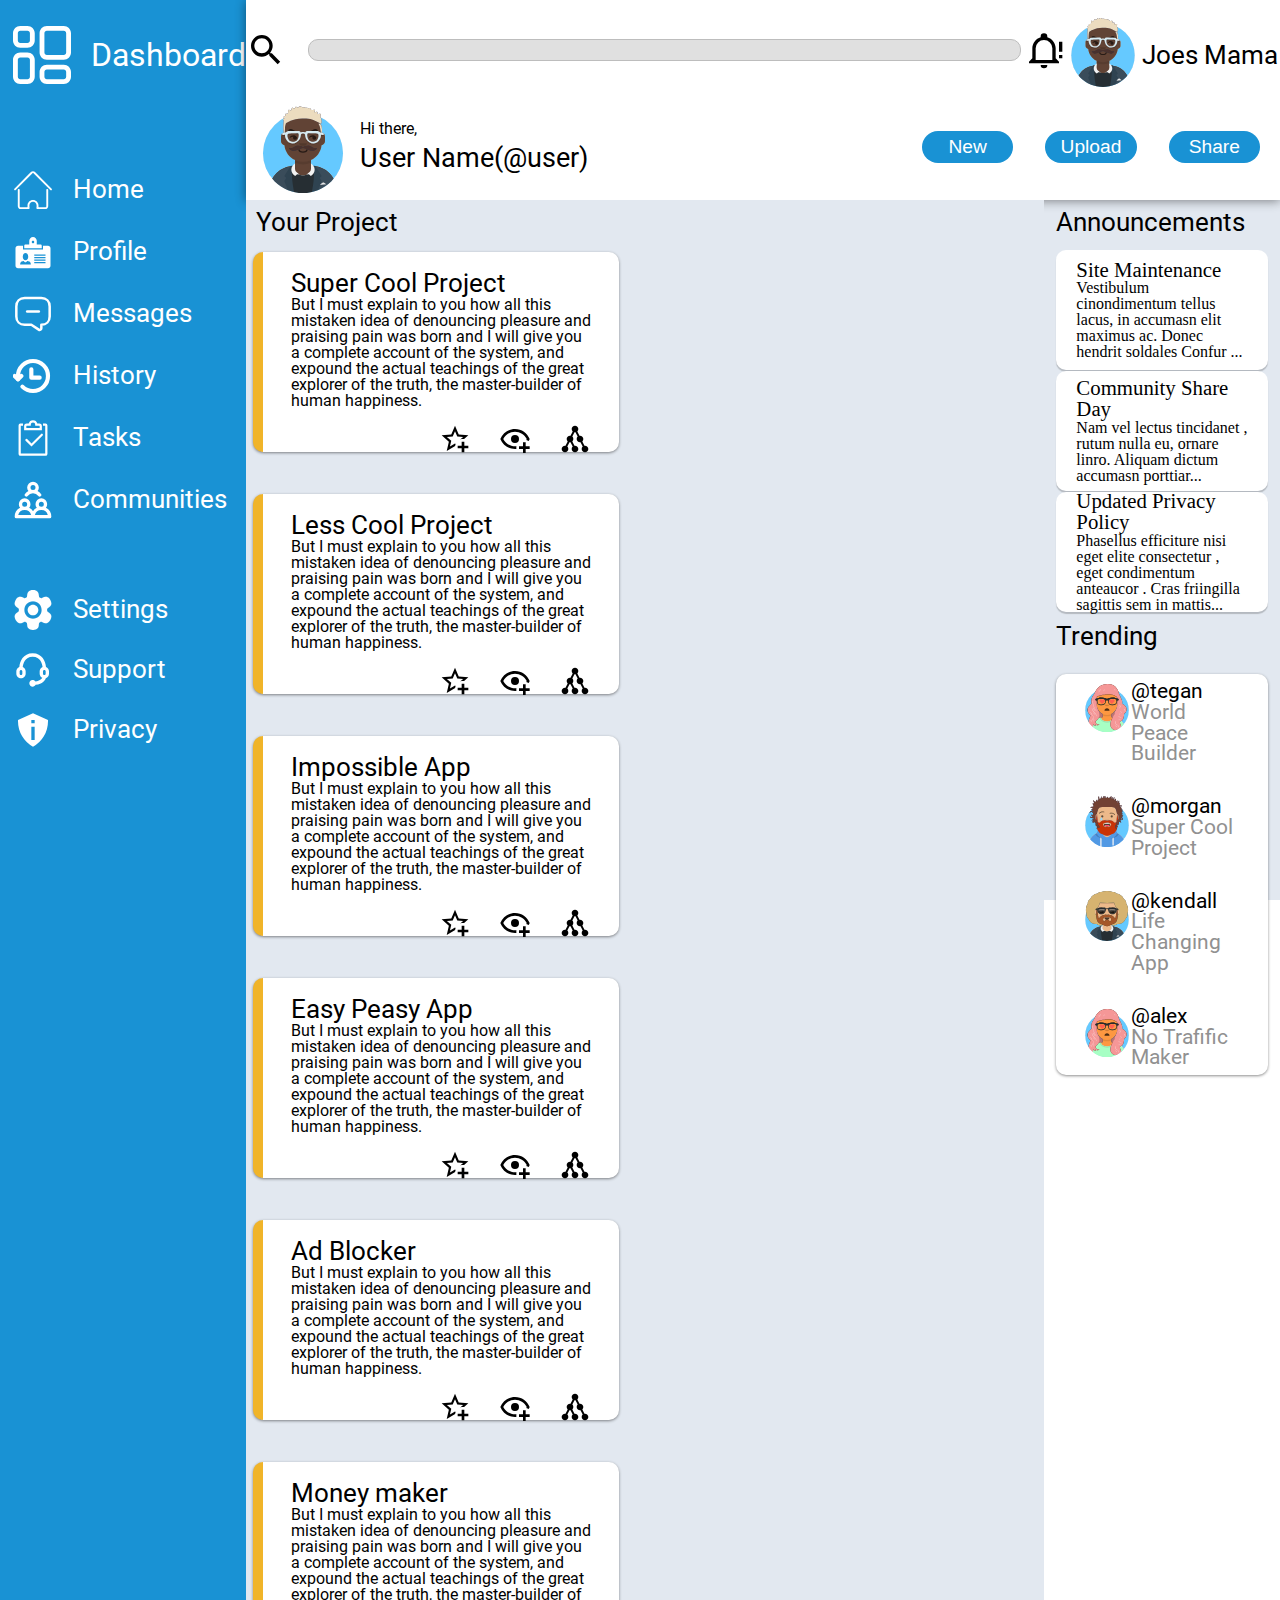
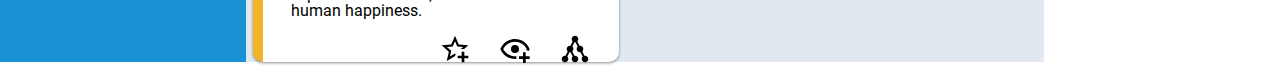
<file: index.html>
<!DOCTYPE html>
<html lang="en">

<head>
  <meta charset="UTF-8" />
  <meta http-equiv="X-UA-Compatible" content="IE=edge" />
  <meta name="viewport" content="width=device-width, initial-scale=1.0" />
  <link rel="stylesheet" href="reset.css" />
  <link rel="stylesheet" href="style.css" />
  <title>Admin Page</title>
</head>

<body>
  <div class="container">
    <div class="sidebar">
      <div class="logo-container">
        <a href=""><img class="main-logo" src="./pic/dashboard.svg" alt="logo" />Dashboard</a>
      </div>
      <div class="sidebar-link">
        <a href=""><img class="logo" src="./pic/home.svg" alt="logo" />Home</a>
        <a href=""><img class="logo" src="./pic/profile.svg" alt="logo" />Profile</a>
        <a href=""><img class="logo" src="./pic/message.svg" alt="logo" />Messages</a>
        <a href=""><img class="logo" src="./pic/history.svg" alt="logo" />History</a>
        <a href=""><img class="logo" src="./pic/tasks.svg" alt="logo" />Tasks</a>
        <a href=""><img class="logo" src="./pic/communities.svg" alt="logo" />Communities</a>
      </div>
      <div class="setting-link">
        <a href=""><img class="logo" src="./pic/settings.svg" alt="logo" />Settings</a>
        <a href=""><img class="logo" src="./pic/support.svg" alt="logo" />Support</a>
        <a href=""><img class="logo" src="./pic/privacy.svg" alt="logo" />Privacy</a>
      </div>
    </div>
    <div class="navbar">
      <div class="searchbar-container">
        <div class="first">
          <img src="./pic/magnify.svg" alt="search-logo" />
          <input type="search" />
        </div>
        <div class="second">
          <img src="./pic/bell-alert-outline.svg" alt="bell-logo" />
          <img class="user-logo" src="./pic/avataaars.svg" alt="user-pic" />
          <div>Joes Mama</div>
        </div>
      </div>
      <div class="userbar">
        <div class="username">
          <img src="./pic/avataaars.svg" alt="" />
          <div>
            <span>Hi there,</span>
            <span>User Name(@user)</span>
          </div>
        </div>
        <div class="btn">
          <button>New</button>
          <button>Upload</button>
          <button>Share</button>
        </div>
      </div>
    </div>
    <div class="info-container">
      <div class="project-container">
        <div class="heading">Your Project</div>
        <div class="project-box-container">
          <div class="project-box">
            <div class="project-disc">
              <div class="heading">Super Cool Project</div>
              But I must explain to you how all this mistaken idea of denouncing
              pleasure and praising pain was born and I will give you a complete
              account of the system, and expound the actual teachings of the great
              explorer of the truth, the master-builder of human happiness.
            </div>
            <div class="project-img-holder">
              <img src="./pic/star-plus-outline.svg" alt="star-logo" />
              <img src="./pic/eye-plus-outline.svg" alt="eye-plus-logo" />
              <img src="./pic/graph.svg" alt="share-logo" />
            </div>
          </div>
          <div class="project-box">
            <div class="project-disc">
              <div class="heading">Less Cool Project</div>
              But I must explain to you how all this mistaken idea of denouncing
              pleasure and praising pain was born and I will give you a complete
              account of the system, and expound the actual teachings of the great
              explorer of the truth, the master-builder of human happiness.
            </div>
            <div class="project-img-holder">
              <img src="./pic/star-plus-outline.svg" alt="star-logo" />
              <img src="./pic/eye-plus-outline.svg" alt="eye-plus-logo" />
              <img src="./pic/graph.svg" alt="share-logo" />
            </div>
          </div>
          <div class="project-box">
            <div class="project-disc">
              <div class="heading">Impossible App</div>
              But I must explain to you how all this mistaken idea of denouncing
              pleasure and praising pain was born and I will give you a complete
              account of the system, and expound the actual teachings of the great
              explorer of the truth, the master-builder of human happiness.
            </div>
            <div class="project-img-holder">
              <img src="./pic/star-plus-outline.svg" alt="star-logo" />
              <img src="./pic/eye-plus-outline.svg" alt="eye-plus-logo" />
              <img src="./pic/graph.svg" alt="share-logo" />
            </div>
          </div>
          <div class="project-box">
            <div class="project-disc">
              <div class="heading">Easy Peasy App</div>
              But I must explain to you how all this mistaken idea of denouncing
              pleasure and praising pain was born and I will give you a complete
              account of the system, and expound the actual teachings of the great
              explorer of the truth, the master-builder of human happiness.
            </div>
            <div class="project-img-holder">
              <img src="./pic/star-plus-outline.svg" alt="star-logo" />
              <img src="./pic/eye-plus-outline.svg" alt="eye-plus-logo" />
              <img src="./pic/graph.svg" alt="share-logo" />
            </div>
          </div>
          <div class="project-box">
            <div class="project-disc">
              <div class="heading">Ad Blocker</div>
              But I must explain to you how all this mistaken idea of denouncing
              pleasure and praising pain was born and I will give you a complete
              account of the system, and expound the actual teachings of the great
              explorer of the truth, the master-builder of human happiness.
            </div>
            <div class="project-img-holder">
              <img src="./pic/star-plus-outline.svg" alt="star-logo" />
              <img src="./pic/eye-plus-outline.svg" alt="eye-plus-logo" />
              <img src="./pic/graph.svg" alt="share-logo" />
            </div>
          </div>
          <div class="project-box">
            <div class="project-disc">
              <div class="heading">Money maker</div>
              But I must explain to you how all this mistaken idea of denouncing
              pleasure and praising pain was born and I will give you a complete
              account of the system, and expound the actual teachings of the great
              explorer of the truth, the master-builder of human happiness.
            </div>
            <div class="project-img-holder">
              <img src="./pic/star-plus-outline.svg" alt="star-logo" />
              <img src="./pic/eye-plus-outline.svg" alt="eye-plus-logo" />
              <img src="./pic/graph.svg" alt="share-logo" />
            </div>
          </div>
        </div>
      </div>
      <div class="announcement-container">
        <div class="heading">Announcements</div>
        <div class="announcement-box-container">
          <div class="announcement">
            <span>Site Maintenance</span>
            <div>
              Vestibulum cinondimentum tellus lacus, in accumasn elit maximus ac.
              Donec hendrit soldales Confur ...
            </div>
          </div>
          <div class="announcement">
            <span>Community Share Day</span>
            <div>
              Nam vel lectus tincidanet , rutum nulla eu, ornare linro. Aliquam
              dictum accumasn porttiar...
            </div>
          </div>
          <div class="announcement">
            <span>Updated Privacy Policy</span>
            <div>
              Phasellus efficiture nisi eget elite consectetur , eget condimentum
              anteaucor . Cras friingilla sagittis sem in mattis...
            </div>
          </div>
        </div>
      </div>
      <div class="trending-container">
        <div class="heading">Trending</div>
        <div class="trending-box-container">
          <div class="trending-box">
          <img src="./pic/01avataaars.svg" alt="user1avtaar" />
            <div>
              <span>@tegan</span>
              <div>World Peace Builder</div>
            </div>
          </div>
          <div class="trending-box">
            <img src="./pic/avataaars(2).svg" alt="user2avtar">
            <div>
              <span>@morgan</span>
              Super Cool Project
            </div>
          </div>
          <div class="trending-box">
            <img src="./pic/02.svg" alt="user2avtar">
            <div>
              <span>@kendall</span>
              <div>Life Changing App</div>
            </div>
          </div>
          <div class="trending-box">
            <img src="./pic/01avataaars.svg" alt="">
            <div>
              <span>@alex</span>
              <div>No Trafific Maker</div>
            </div>
          </div>
        </div>
      </div>
    </div>
  </div>
</body>

</html>
</file>
<file: style.css>
@font-face {
  font-family: roboto;
  src: url(/fonts/ROBOTO/Roboto-Regular.ttf);
}

:root{
  --heading-font-size:1.3rem;
  --heading-font-size-mid: 1.6rem;
  --heading-font-size-big:2rem;
}
/*  */
.container {
  display: grid;
  height: 100vh;
  /* grid-template: auto / 1fr 2fr 1fr; */
  grid-template: 1fr 4fr / 1fr 5fr ;
  background-color: rgb(226, 232, 240);
  /* gap: 8px; */
}

/* sidebar style  */
.sidebar {
  background-color: rgb(25, 146, 212);
  grid-row: 1/3;
  /* display: flex;
  flex-direction: column;
  padding: 7px; */
  display: grid;
  grid-template-rows: 100px 1fr 3fr;
  gap: 60px;
  font-family: "roboto", sans-serif;
  flex: 0 1 0;
}

.logo-container,
.sidebar-link,
.setting-link {
  /* display: flex;
  flex-direction: column; */
  display: grid;
  margin: 1vh 0 0 1vw;
  gap: 20px;
}

.setting-link{
  height: 100px;
  max-height:fit-content ;
}

.sidebar a {
  /* display: flex; */
  display: grid;
  grid-template-columns: 1fr 5fr;
  align-items: center; 
  text-decoration: none;
  gap: 20px;
  color: rgb(255, 255, 255);
  font-size: var(--heading-font-size-mid);
}

.logo-container a {
  font-size: 2rem;
}

/* for img in side bar  */
.main-logo {
  width: 58px;
}

.logo {
  width: 40px;
}

/* nav bar style  */
.navbar {
  background-color: rgb(255, 255, 255);
  grid-column: 2/3;
  box-shadow: 0px 1px 10px rgba(0, 0, 0, 0.45);
  display: grid;
  grid-template-rows: 100px 100px;
  margin-bottom: ;
}
/* searchbar in nav  */
.searchbar-container{
  display: grid;
  grid-template-columns: 3fr 1fr  ;
  /* align-content: center; */
  /* gap: 27px; */
  /* justify-content: space-evenly; */
}

.searchbar-container .first{
  display: grid;
  grid-template-columns: auto 1fr ;
  align-items: center;
  gap: 22px;
}

.searchbar-container .second{
  display: grid;
  /* grid-template-columns: auto auto auto ; */
  grid-auto-flow: column;
  align-items: center;
  justify-items: center;
  
}

.searchbar-container .second > div{
  font-family: 'roboto', sans-serif;
  font-weight: 500;
  font-size: var(--heading-font-size-mid);
  padding-top: 12px;
}

.searchbar-container img {
  width: 40px;
}

.second > .user-logo {
  width: 70px;
}

.searchbar-container input[type="search"] {
  border: 1px solid rgb(189, 189, 189) ;
  background-color:  rgb(224, 224, 224);
  border-radius:10px;
  height: 22px;
}
/* user inter bar in nav  */
.userbar{
  height: fit-content;
  display: grid;
  grid-template-columns: 2fr 1fr 20px;
  padding-bottom: 8px;
  align-items: center;
  justify-items: start;
  font-family: 'roboto',sans-serif;
}

.userbar img {
  width: 5.5rem;
}

.userbar .username{
  display: grid;
  grid-template-columns: 1fr 2fr;
  align-items: center;
  justify-items: center;
}

.userbar .username > div{
  display: grid;
  gap: 8px;
  font-weight: 500;
  font-size: 1.7rem;
} 

.userbar .username > div > span:first-child{
  font-size: 1rem;
}

.userbar .btn{
  display: grid;
  grid-auto-flow: column;
  width: 100%;
  gap: 32px;
  grid-template-columns: repeat(3,1fr);
}

.userbar .btn>button{
  background-color: rgb(25, 146, 212);
  border: 0px;
  height: 32px;
  border-radius: 25px;
  color: rgb(255, 255, 255);
  font-size: 1.2rem;
}

/* container for project , announcmeant and treading  */

.info-container {
  display: grid;
  height: 100%;
  grid-template-columns: 4fr 1fr ;
  margin: auto;
  margin-right: 12px;
  gap: 12px;
  align-content: space-around;
}
/* project boxszz */
.project-container {
  background-color: rgb(255, 255, 255);
  grid-row: 1/4;
  display: grid;
  grid-template-rows: 20px auto;
  /* align-content: space-evenly; */
  background-color: rgb(226, 232, 240);
  gap: 32px;
}

.project-container  > .heading {
  padding: 10px;
}

.project-box-container{
  display: grid;
  grid-template-columns: repeat(auto-fit,minmax(380px,45%));
  gap: 42px;
}

.project-disc{
  display: grid;
  padding: 7px;
  align-content: space-evenly;
  align-items: center;
}

.heading{
  font-family: 'Roboto',sans-serif;
  font-weight: 500;
  font-size: var(--heading-font-size-mid);
}

.project-img-holder img {
  width: 2rem;
}

.project-img-holder{
  display: grid;
  grid-auto-flow: column;
  justify-self: end;
  column-gap: 28px;
  padding: 7px;
}

.project-box {
  height: 200px;
  display: grid;
  grid-template-rows: auto auto;
  /* border: 4px solid black; */
  background-color: rgb(255, 255, 255);
  font-family: 'roboto', sans-serif;
  font-size: 1rem;
  padding: 0 1.3rem 0 1.3rem;
  margin: 0 7px 0 7px;
  border-left: 10px solid rgb(240, 180, 41);
  border-radius: 10px;
  box-shadow: 0px 1px 3px rgba(0, 0, 0, 0.45);
}

.project-disc > .heading {
  margin-top: 12px;
}

/* for announcemenat panel */

.announcement-container {
  display: grid;
  grid-column: 2/4;
  grid-template-rows: 50px auto /* repeat(3,1fr) */ ;
  align-items: start;
  height: fit-content;
}

.announcement-container .heading{
  /* place-self: center; */
  margin-top: 10px;
}

.announcement-box-container{
  display: grid;
  gap: 1px;
  
}

.announcement{
  display: grid;
  max-height: 80px;
  max-width: 340px;
  padding: 20px;
  font-size: 1rem;
  background-color: rgb(255, 255, 255);
  align-content: center;
  box-shadow: 0px 2px 1px 0px rgba(0, 0, 0,0.2);
  border-radius: 10px;
  
}

.announcement > span {
  font-size: var(--heading-font-size);
  font-weight: 500;
}

/* for treanding bar  */

.trending-container {
  display: grid;
  grid-column: 2/ 4;
  grid-template-rows: 50px auto /* repeat(3,1fr) */ ;
  align-items: start;
  height: fit-content;
  font-family: 'roboto', sans-serif;
  font-weight: 400;
  font-size: var(--heading-font-size);
  
}

.trending-box-container{
  color: rgb(145, 145, 145);
  display: grid;
  gap: 18px;
  background-color: rgb(255, 255, 255);
  border-radius: 10px;
  box-shadow: 0px 1px 3px rgb(0 0 0 / 45%);
}

.trending-container img {
  width: 3rem;
}

.trending-box{
  display: grid;
  grid-template-columns: 1fr 5fr ;
  margin: 7px;
  padding:  0 20px 0 20px;
}

.trending-box > div {
  display: grid;
}

.trending-box > div > span {
  color: black;
}
</file>
